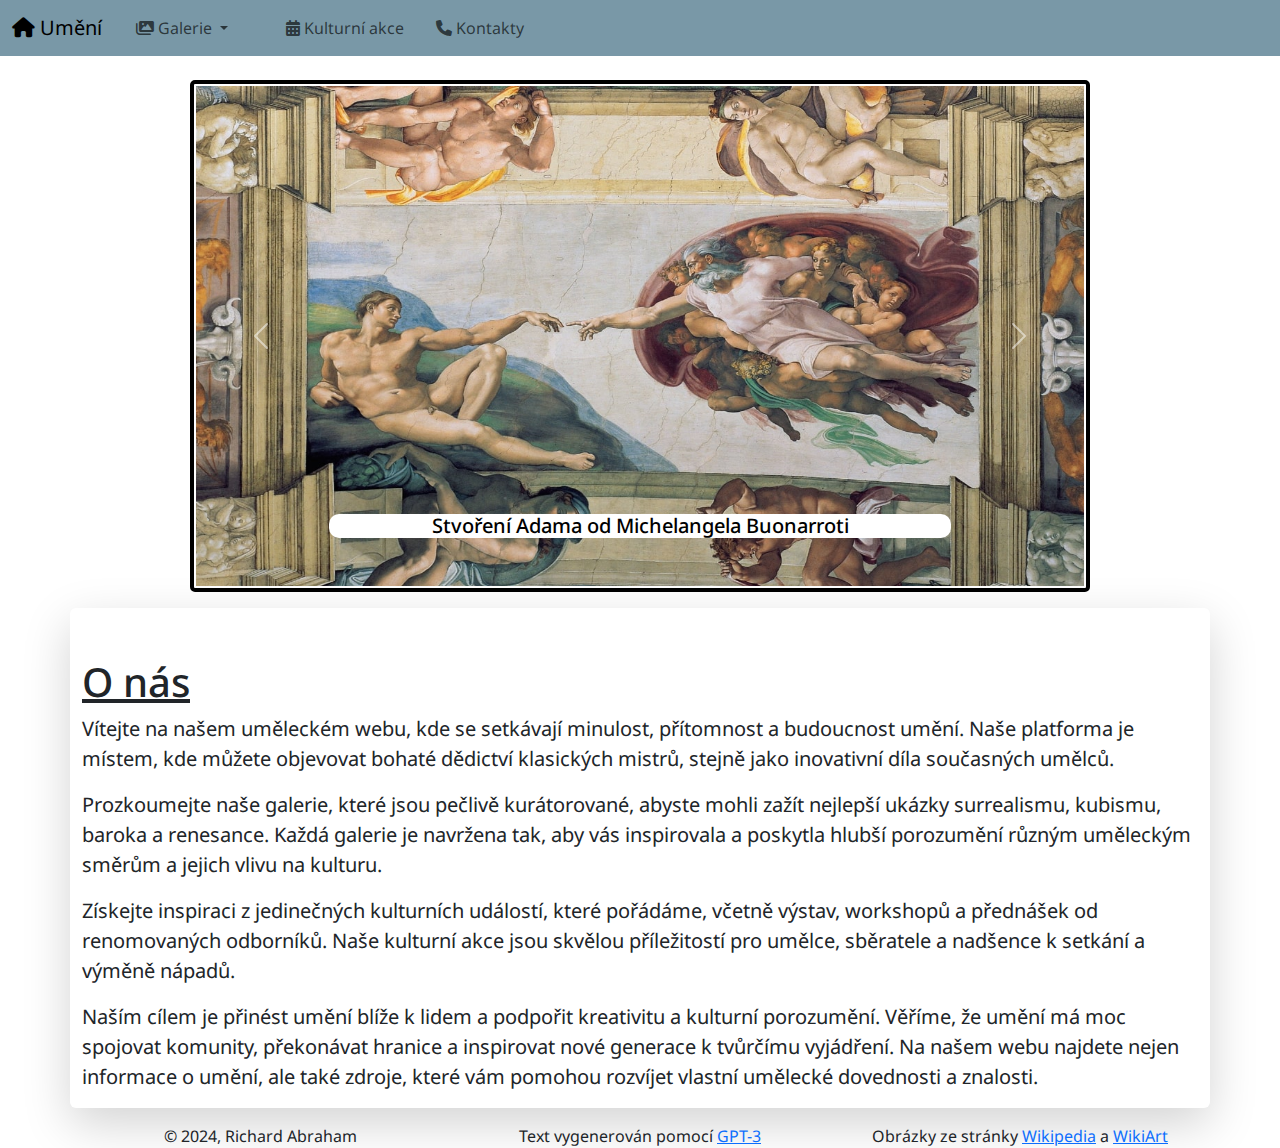
<file: index.html>
<!DOCTYPE html>
<html lang="cs">

<head>
    <meta charset="UTF-8">
    <meta name="viewport" content="width=device-width, initial-scale=1.0">
    <link rel="stylesheet" href="./style/style.css">
    <link rel="stylesheet" href="./style/normalize.css">
    <link href="https://cdn.jsdelivr.net/npm/bootstrap@5.3.3/dist/css/bootstrap.min.css" rel="stylesheet"
        integrity="sha384-QWTKZyjpPEjISv5WaRU9OFeRpok6YctnYmDr5pNlyT2bRjXh0JMhjY6hW+ALEwIH" crossorigin="anonymous">
    <link rel="preconnect" href="https://fonts.googleapis.com">
    <link rel="preconnect" href="https://fonts.gstatic.com" crossorigin>
    <link href="https://fonts.googleapis.com/css2?family=Noto+Sans:ital@0;1&display=swap" rel="stylesheet">
    <link rel="stylesheet" href="https://cdnjs.cloudflare.com/ajax/libs/font-awesome/6.0.0-beta3/css/all.min.css">
    <title>Umění</title>

</head>

<body>
    <nav class="navbar navbar-expand-lg">
        <div class="container-fluid">
            <a class="navbar-brand" href="./index.html">
                <i class="fas fa-home"></i> Umění</a>
            <button class="navbar-toggler" type="button" data-bs-toggle="collapse" data-bs-target="#navbarNavAltMarkup"
                aria-controls="navbarNavAltMarkup" aria-expanded="false" aria-label="Toggle navigation">
                <span class="navbar-toggler-icon"></span>
            </button>
            <div class="collapse navbar-collapse" id="navbarNavAltMarkup">
                <ul class="navbar-nav">
                    <li class="nav-item dropdown">
                        <a class="nav-link dropdown-toggle" href="#" role="button" data-bs-toggle="dropdown"
                            aria-expanded="false"><i class="fas fa-images"></i>
                            Galerie
                        </a>
                        <ul class="dropdown-menu">
                            <li><a class="dropdown-item" href="./surrealismus.html">Surrealismus</a></li>
                            <li><a class="dropdown-item" href="./kubismus.html">Kubismus</a></li>
                            <li><a class="dropdown-item" href="./baroko.html">Baroko</a></li>
                            <li><a class="dropdown-item" href="./renesance.html">Renesance</a></li>
                        </ul>
                    </li>
                    <li class="nav-item">
                        <a class="nav-link" href="./kultura.html">
                            <i class="fa-solid fa-calendar-days"></i> Kulturní akce</a>
                    </li>
                    <li class="nav-item">
                        <a class="nav-link" href="./kontakty.html">
                            <i class="fas fa-phone"></i> Kontakty
                        </a>
                    </li>
                </ul>
            </div>
        </div>
    </nav>

    <header>
        <div class="container">
            <div class="row justify-content-center mt-4">
                <div id="carousel" class="carousel slide" data-bs-ride="carousel">
                    <div class="carousel-inner">
                        <div class="carousel-item active" data-bs-interval="10000">
                            <img src="./img/adam-buonarroti.jpg" class="d-block w-100"
                                alt="Stvoření Adama od Michelangela Buonarroti">
                            <div class="carousel-caption">
                                <h5 class="carousel-text">Stvoření Adama od Michelangela Buonarroti</h5>
                            </div>
                        </div>
                        <div class="carousel-item" data-bs-interval="10000">
                            <img src="./img/venuse-botticelli.jpg" class="d-block w-100"
                                alt="Zrození Venuše od Sandra Botticelli">
                            <div class="carousel-caption">
                                <h5 class="carousel-text">Zrození Venuše od Sandra Botticelli</h5>
                            </div>
                        </div>
                        <div class="carousel-item" data-bs-interval="10000">
                            <img src="./img/kriz-rubens.jpg" class="d-block w-100"
                                alt="Vztyčení kříže od Petera Paula Rubense">
                            <div class="carousel-caption">
                                <h5 class="carousel-text">Vztyčení kříže od Petera Paula Rubense</h5>
                            </div>
                        </div>
                    </div>
                    <button class="carousel-control-prev" type="button" data-bs-target="#carousel" data-bs-slide="prev">
                        <span class="carousel-control-prev-icon" aria-hidden="true"></span>
                        <span class="visually-hidden">Předchozí</span>
                    </button>
                    <button class="carousel-control-next" type="button" data-bs-target="#carousel" data-bs-slide="next">
                        <span class="carousel-control-next-icon" aria-hidden="true"></span>
                        <span class="visually-hidden">Další</span>
                    </button>
                </div>
            </div>
        </div>
    </header>

    <main>
        <div class="container bg-white shadow-lg my-3 rounded">
            <div class="row">
                <h1 class="text-start text-decoration-underline">O nás</h1>
                <p class="fs-5">Vítejte na našem uměleckém webu, kde se setkávají minulost, přítomnost a budoucnost
                    umění. Naše platforma je místem, kde můžete objevovat bohaté dědictví klasických mistrů, stejně jako
                    inovativní díla současných umělců.</p>

                    <p class="fs-5">Prozkoumejte naše galerie, které jsou pečlivě kurátorované, abyste mohli zažít nejlepší ukázky
                    surrealismu, kubismu, baroka a renesance. Každá galerie je navržena tak, aby vás inspirovala a
                    poskytla hlubší porozumění různým uměleckým směrům a jejich vlivu na kulturu.</p>

                    <p class="fs-5">Získejte inspiraci z jedinečných kulturních událostí, které pořádáme, včetně výstav, workshopů a
                    přednášek od renomovaných odborníků. Naše kulturní akce jsou skvělou příležitostí pro umělce,
                    sběratele a nadšence k setkání a výměně nápadů.</p>

                    <p class="fs-5">Naším cílem je přinést umění blíže k lidem a podpořit kreativitu a kulturní porozumění. Věříme, že
                    umění má moc spojovat komunity, překonávat hranice a inspirovat nové generace k tvůrčímu vyjádření.
                    Na našem webu najdete nejen informace o umění, ale také zdroje, které vám pomohou rozvíjet vlastní
                    umělecké dovednosti a znalosti.</p>
            </div>
        </div>
    </main>

    <footer>
        <div class="container">
            <div class="row">
                <div class="col-4 text-center">© 2024, Richard Abraham</div>
                <div class="col-4 text-center">Text vygenerován pomocí <a href="https://platform.openai.com/playground">GPT-3</a></div>
                <div class="col-4 text-center">Obrázky ze stránky <a href="https://cs.wikipedia.org/wiki/">Wikipedia</a> a <a href="https://www.wikiart.org/">WikiArt</a></div>
            </div>
        </div>
    </footer>


    <script src="https://cdn.jsdelivr.net/npm/bootstrap@5.3.3/dist/js/bootstrap.bundle.min.js"
        integrity="sha384-YvpcrYf0tY3lHB60NNkmXc5s9fDVZLESaAA55NDzOxhy9GkcIdslK1eN7N6jIeHz"
        crossorigin="anonymous"></script>
</body>

</html>
</file>
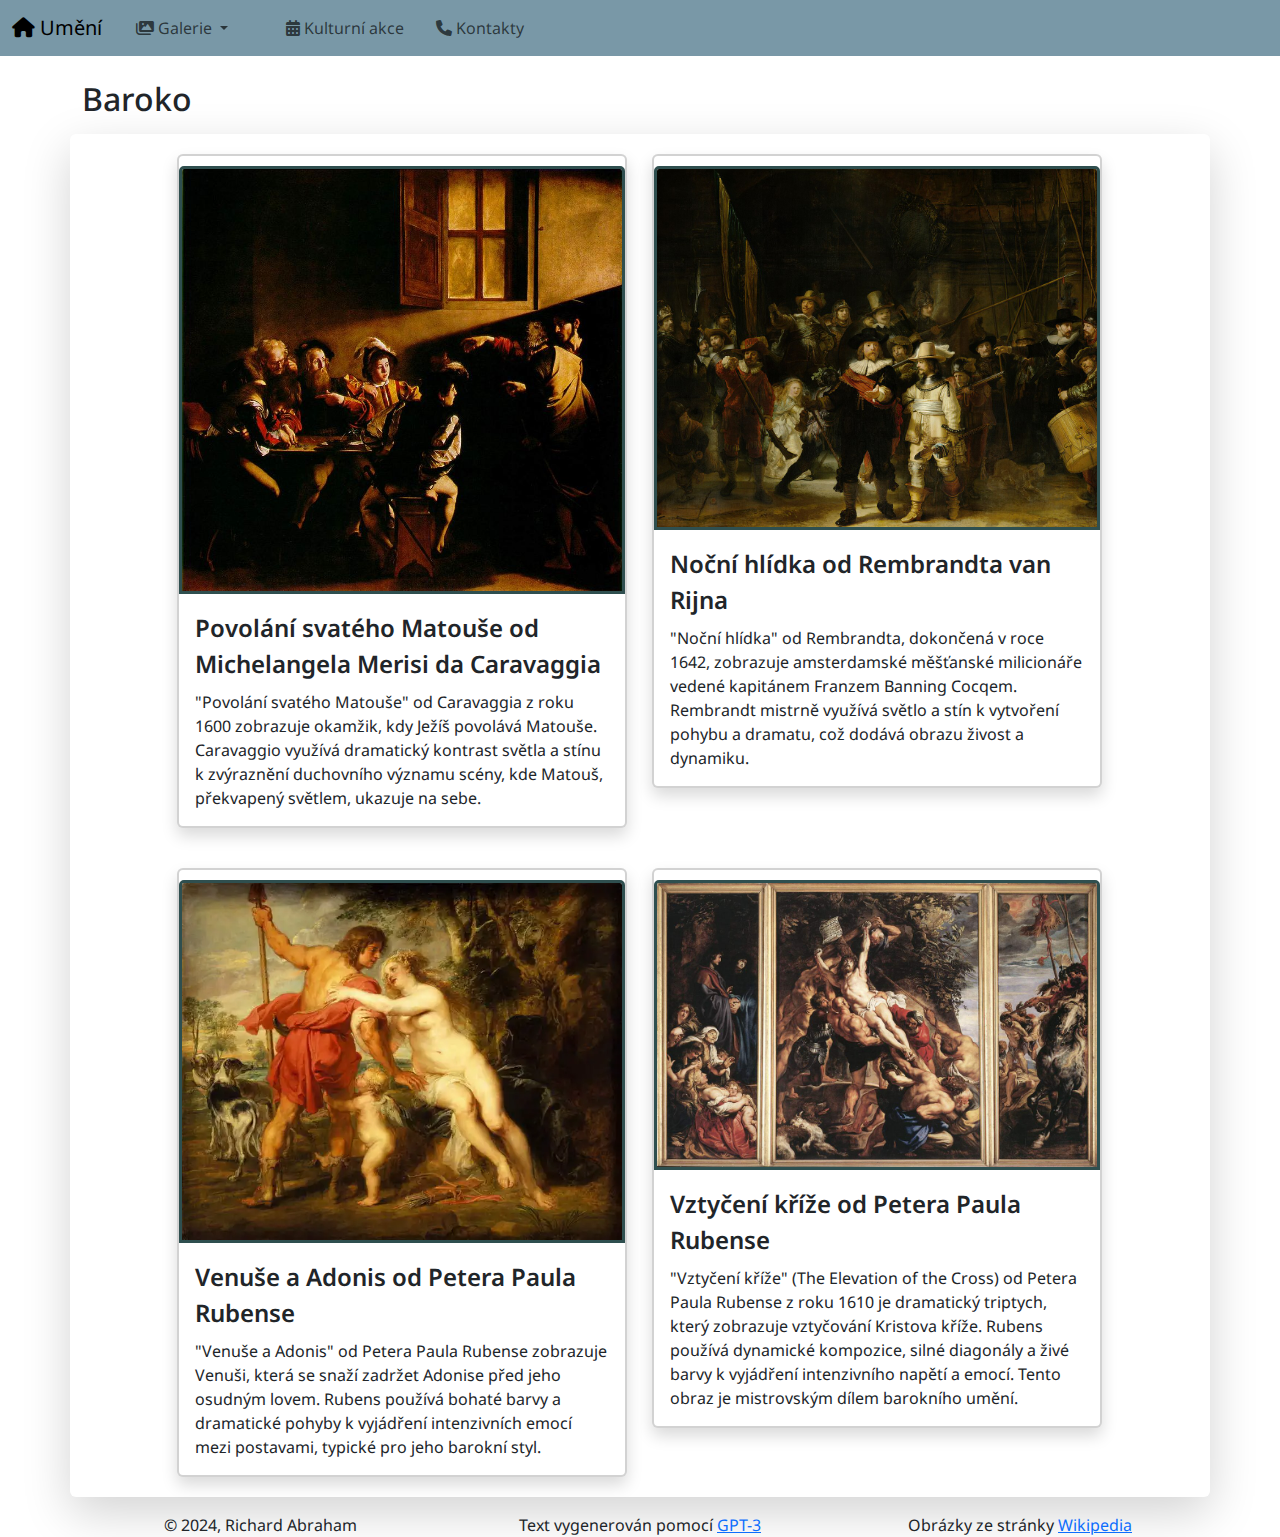
<file: baroko.html>
<!DOCTYPE html>
<html lang="cs">

<head>
    <meta charset="UTF-8">
    <meta name="viewport" content="width=device-width, initial-scale=1.0">
    <link rel="stylesheet" href="./style/style.css">
    <link rel="stylesheet" href="./style/normalize.css">
    <link href="https://cdn.jsdelivr.net/npm/bootstrap@5.3.3/dist/css/bootstrap.min.css" rel="stylesheet"
        integrity="sha384-QWTKZyjpPEjISv5WaRU9OFeRpok6YctnYmDr5pNlyT2bRjXh0JMhjY6hW+ALEwIH" crossorigin="anonymous">
    <link rel="preconnect" href="https://fonts.googleapis.com">
    <link rel="preconnect" href="https://fonts.gstatic.com" crossorigin>
    <link href="https://fonts.googleapis.com/css2?family=Noto+Sans:ital@0;1&display=swap" rel="stylesheet">
    <link rel="stylesheet" href="https://cdnjs.cloudflare.com/ajax/libs/font-awesome/6.0.0-beta3/css/all.min.css">
    <title>Baroko</title>

</head>

<body>
    <nav class="navbar navbar-expand-lg">
        <div class="container-fluid">
            <a class="navbar-brand" href="./index.html">
                <i class="fas fa-home"></i> Umění</a>
            <button class="navbar-toggler" type="button" data-bs-toggle="collapse" data-bs-target="#navbarNavAltMarkup"
                aria-controls="navbarNavAltMarkup" aria-expanded="false" aria-label="Toggle navigation">
                <span class="navbar-toggler-icon"></span>
            </button>
            <div class="collapse navbar-collapse" id="navbarNavAltMarkup">
                <ul class="navbar-nav">
                    <li class="nav-item dropdown">
                        <a class="nav-link dropdown-toggle" href="#" role="button" data-bs-toggle="dropdown"
                            aria-expanded="false"><i class="fas fa-images"></i>
                            Galerie
                        </a>
                        <ul class="dropdown-menu">
                            <li><a class="dropdown-item" href="./surrealismus.html">Surrealismus</a></li>
                            <li><a class="dropdown-item" href="./kubismus.html">Kubismus</a></li>
                            <li><a class="dropdown-item" href="./baroko.html">Baroko</a></li>
                            <li><a class="dropdown-item" href="./renesance.html">Renesance</a></li>
                        </ul>
                    </li>
                    <li class="nav-item">
                        <a class="nav-link" href="./kultura.html">
                            <i class="fa-solid fa-calendar-days"></i> Kulturní akce</a>
                    </li>
                    <li class="nav-item">
                        <a class="nav-link" href="./kontakty.html">
                            <i class="fas fa-phone"></i> Kontakty
                        </a>
                    </li>
                </ul>
            </div>
        </div>
    </nav>

    <header>
        <div class="container">
            <h1 class="fs-2 mt-4">Baroko</h1>
        </div>
    </header>

    <main>
        <div class="container container-width bg-white shadow-lg my-3 rounded">
            <div class="row justify-content-center">

                <div class="col-md-5">
                    <div class="card shadow border-2 border-secondary-emphasis">
                        <img class="card-img-top mx-auto" src="./img/matous-caravagio.jpg"
                            alt="Umělecké dílo Povolání svatého Matouše od Michelangela Merisi da Caravaggia">
                        <div class="card-body">
                            <div class="card-title fs-4 fw-semibold ">Povolání svatého Matouše od Michelangela Merisi da
                                Caravaggia</div>
                            <div class="card-text ">"Povolání svatého Matouše" od Caravaggia z roku 1600 zobrazuje
                                okamžik, kdy Ježíš povolává Matouše. Caravaggio využívá dramatický kontrast světla a
                                stínu k zvýraznění duchovního významu scény, kde Matouš, překvapený
                                světlem, ukazuje na sebe.
                            </div>
                        </div>
                    </div>
                </div>


                <div class="col-md-5">
                    <div class="card shadow border-2 border-secondary-emphasis">
                        <img class="card-img-top mx-auto" src="./img/hlidka-rembrandt.jpg"
                            alt="Noční hlídka od Rembrandta van Rijna">
                        <div class="card-body">
                            <div class="card-title fs-4 fw-semibold ">Noční hlídka od Rembrandta van Rijna</div>
                            <div class="card-text ">"Noční hlídka" od Rembrandta, dokončená v roce 1642, zobrazuje
                                amsterdamské měšťanské milicionáře vedené kapitánem Franzem Banning Cocqem. Rembrandt
                                mistrně využívá světlo a stín k vytvoření pohybu a dramatu, což dodává obrazu živost a
                                dynamiku.
                            </div>
                        </div>
                    </div>
                </div>

                <div class="col-md-5">
                    <div class="card shadow border-2 border-secondary-emphasis">
                        <img class="card-img-top mx-auto" src="./img/venuse-rubens.webp"
                            alt="Venuše a Adonis od Petera Paula Rubense">
                        <div class="card-body">
                            <div class="card-title fs-4 fw-semibold ">Venuše a Adonis od Petera Paula Rubense</div>
                            <div class="card-text ">"Venuše a Adonis" od Petera Paula Rubense zobrazuje Venuši, která se
                                snaží zadržet Adonise před jeho osudným lovem. Rubens používá bohaté barvy a dramatické
                                pohyby k vyjádření intenzivních emocí mezi postavami, typické pro jeho barokní styl.
                            </div>
                        </div>
                    </div>
                </div>


                <div class="col-md-5">
                    <div class="card shadow border-2 border-secondary-emphasis">
                        <img class="card-img-top mx-auto" src="./img/kriz-rubens.jpg"
                            alt="Vztyčení kříže od Petera Paula Rubense">
                        <div class="card-body">
                            <div class="card-title fs-4 fw-semibold ">Vztyčení kříže od Petera Paula Rubense</div>
                            <div class="card-text ">"Vztyčení kříže" (The Elevation of the Cross) od Petera Paula
                                Rubense z roku 1610 je dramatický triptych, který zobrazuje vztyčování Kristova kříže.
                                Rubens používá dynamické kompozice, silné diagonály a živé barvy k vyjádření
                                intenzivního napětí a emocí. Tento obraz je mistrovským dílem barokního umění.
                            </div>
                        </div>
                    </div>
                </div>


            </div>
            </div>
    </main>

    <footer>
        <div class="container">
            <div class="row">
                <div class="col-4 text-center">© 2024, Richard Abraham</div>
                <div class="col-4 text-center">Text vygenerován pomocí <a
                        href="https://platform.openai.com/playground">GPT-3</a></div>
                <div class="col-4 text-center">Obrázky ze stránky <a href="https://cs.wikipedia.org/wiki/">Wikipedia</a>
                </div>
            </div>
        </div>
    </footer>


    <script src="https://cdn.jsdelivr.net/npm/bootstrap@5.3.3/dist/js/bootstrap.bundle.min.js"
        integrity="sha384-YvpcrYf0tY3lHB60NNkmXc5s9fDVZLESaAA55NDzOxhy9GkcIdslK1eN7N6jIeHz"
        crossorigin="anonymous"></script>
</body>

</html>
</file>
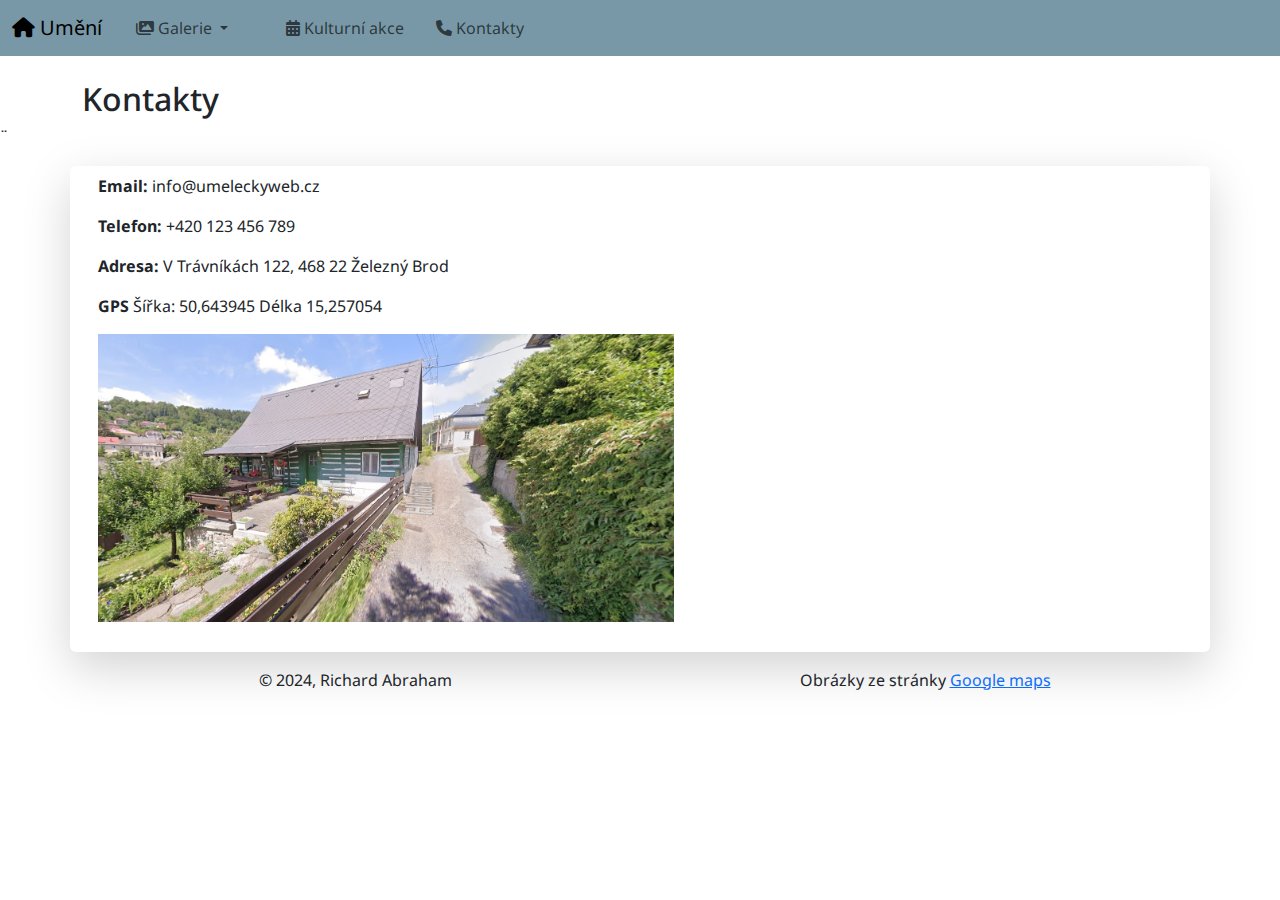
<file: kontakty.html>
<!DOCTYPE html>
<html lang="cs">

<head>
    <meta charset="UTF-8">
    <meta name="viewport" content="width=device-width, initial-scale=1.0">
    <link rel="stylesheet" href="./style/style.css">
    <link rel="stylesheet" href="./style/normalize.css">
    <link href="https://cdn.jsdelivr.net/npm/bootstrap@5.3.3/dist/css/bootstrap.min.css" rel="stylesheet"
        integrity="sha384-QWTKZyjpPEjISv5WaRU9OFeRpok6YctnYmDr5pNlyT2bRjXh0JMhjY6hW+ALEwIH" crossorigin="anonymous">
    <link rel="preconnect" href="https://fonts.googleapis.com">
    <link rel="preconnect" href="https://fonts.gstatic.com" crossorigin>
    <link href="https://fonts.googleapis.com/css2?family=Noto+Sans:ital@0;1&display=swap" rel="stylesheet">
    <link rel="stylesheet" href="https://cdnjs.cloudflare.com/ajax/libs/font-awesome/6.0.0-beta3/css/all.min.css">
    <title>Umění</title>

</head>

<body>
    <nav class="navbar navbar-expand-lg">
        <div class="container-fluid">
            <a class="navbar-brand" href="./index.html">
                <i class="fas fa-home"></i> Umění</a>
            <button class="navbar-toggler" type="button" data-bs-toggle="collapse" data-bs-target="#navbarNavAltMarkup"
                aria-controls="navbarNavAltMarkup" aria-expanded="false" aria-label="Toggle navigation">
                <span class="navbar-toggler-icon"></span>
            </button>
            <div class="collapse navbar-collapse" id="navbarNavAltMarkup">
                <ul class="navbar-nav">
                    <li class="nav-item dropdown">
                        <a class="nav-link dropdown-toggle" href="#" role="button" data-bs-toggle="dropdown"
                            aria-expanded="false"><i class="fas fa-images"></i>
                            Galerie
                        </a>
                        <ul class="dropdown-menu">
                            <li><a class="dropdown-item" href="./surrealismus.html">Surrealismus</a></li>
                            <li><a class="dropdown-item" href="./kubismus.html">Kubismus</a></li>
                            <li><a class="dropdown-item" href="./baroko.html">Baroko</a></li>
                            <li><a class="dropdown-item" href="./renesance.html">Renesance</a></li>
                        </ul>
                    </li>
                    <li class="nav-item">
                        <a class="nav-link" href="./kultura.html">
                            <i class="fa-solid fa-calendar-days"></i> Kulturní akce</a>
                    </li>
                    <li class="nav-item">
                        <a class="nav-link" href="./kontakty.html">
                            <i class="fas fa-phone"></i> Kontakty
                        </a>
                    </li>
                </ul>
            </div>
        </div>
    </nav>
    
    <header>
        <div class="container">
            <h1 class="fs-2 mt-4">Kontakty</h1>
        </div>
    </header>¨

    <main>
        <div class="container bg-white shadow-lg my-3 rounded">
            <div class="row ms-1 pt-2">
                <p><strong>Email: </strong>info@umeleckyweb.cz</p>
                <p><strong>Telefon: </strong>+420 123 456 789</p>
                <p><strong>Adresa: </strong>V Trávníkách 122, 468 22 Železný Brod</p>
                <p><strong>GPS </strong>Šířka: 50,643945 Délka 15,257054</p>
                <img src="./img/adresa-kontakty.jpg" alt="Fotografie sídla firmy" style="width: 600px; height: auto; margin-bottom: 30px;">
            </div>
        </div>
    </main>

    <footer>
        <div class="container">
            <div class="row justify-content-center">
                <div class="col-4 text-center">© 2024, Richard Abraham</div>
                <div class="col-4 text-center">Obrázky ze stránky <a href="https://www.google.cz/maps">Google maps</a></div>
            </div>
        </div>
    </footer>

    <script src="https://cdn.jsdelivr.net/npm/bootstrap@5.3.3/dist/js/bootstrap.bundle.min.js"
        integrity="sha384-YvpcrYf0tY3lHB60NNkmXc5s9fDVZLESaAA55NDzOxhy9GkcIdslK1eN7N6jIeHz"
        crossorigin="anonymous"></script>
</body>

</html>
</file>
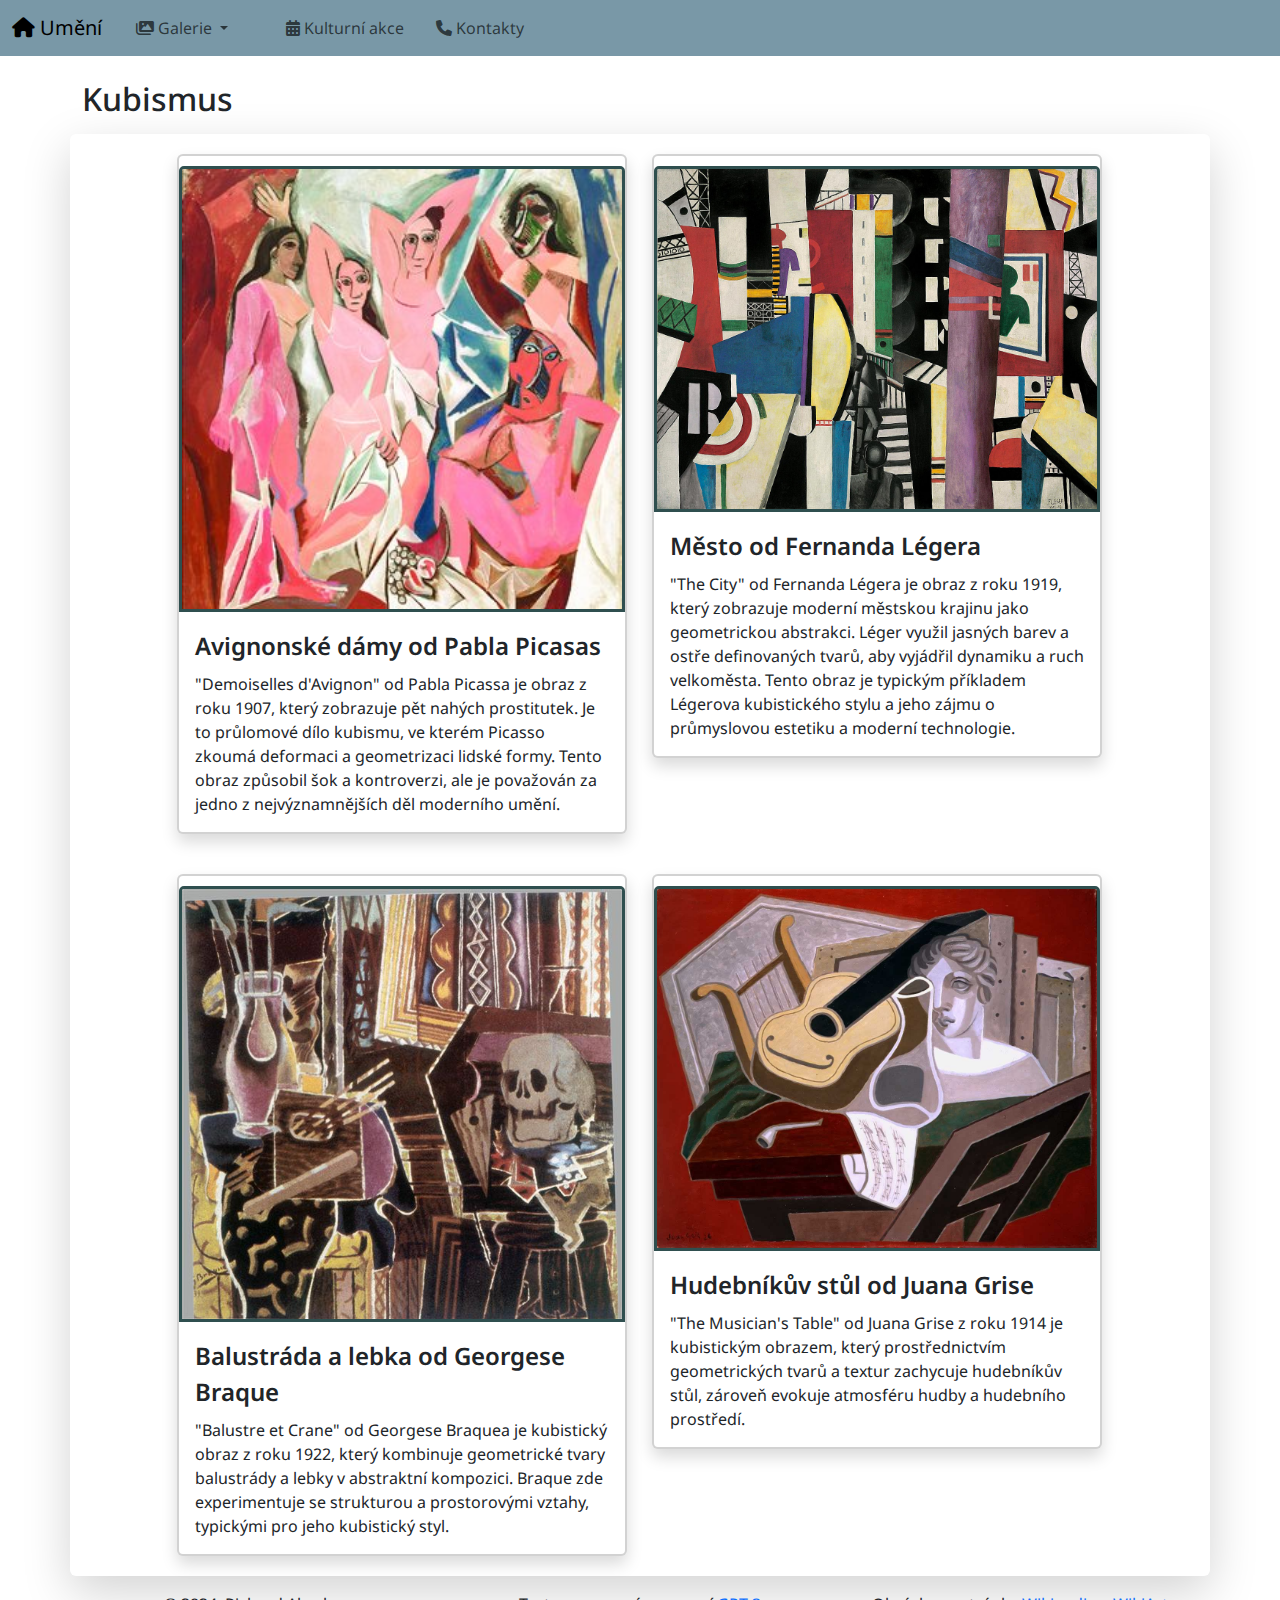
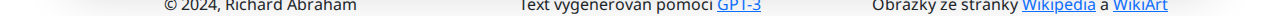
<file: kubismus.html>
<!DOCTYPE html>
<html lang="cs">

<head>
    <meta charset="UTF-8">
    <meta name="viewport" content="width=device-width, initial-scale=1.0">
    <link rel="stylesheet" href="./style/style.css">
    <link rel="stylesheet" href="./style/normalize.css">
    <link href="https://cdn.jsdelivr.net/npm/bootstrap@5.3.3/dist/css/bootstrap.min.css" rel="stylesheet"
        integrity="sha384-QWTKZyjpPEjISv5WaRU9OFeRpok6YctnYmDr5pNlyT2bRjXh0JMhjY6hW+ALEwIH" crossorigin="anonymous">
    <link rel="preconnect" href="https://fonts.googleapis.com">
    <link rel="preconnect" href="https://fonts.gstatic.com" crossorigin>
    <link href="https://fonts.googleapis.com/css2?family=Noto+Sans:ital@0;1&display=swap" rel="stylesheet">
    <link rel="stylesheet" href="https://cdnjs.cloudflare.com/ajax/libs/font-awesome/6.0.0-beta3/css/all.min.css">
    <title>Kubismus </title>

</head>

<body>
    <nav class="navbar navbar-expand-lg">
        <div class="container-fluid">
            <a class="navbar-brand" href="./index.html">
                <i class="fas fa-home"></i> Umění</a>
            <button class="navbar-toggler" type="button" data-bs-toggle="collapse" data-bs-target="#navbarNavAltMarkup"
                aria-controls="navbarNavAltMarkup" aria-expanded="false" aria-label="Toggle navigation">
                <span class="navbar-toggler-icon"></span>
            </button>
            <div class="collapse navbar-collapse" id="navbarNavAltMarkup">
                <ul class="navbar-nav">
                    <li class="nav-item dropdown">
                        <a class="nav-link dropdown-toggle" href="#" role="button" data-bs-toggle="dropdown"
                            aria-expanded="false"><i class="fas fa-images"></i>
                            Galerie
                        </a>
                        <ul class="dropdown-menu">
                            <li><a class="dropdown-item" href="./surrealismus.html">Surrealismus</a></li>
                            <li><a class="dropdown-item" href="./kubismus.html">Kubismus</a></li>
                            <li><a class="dropdown-item" href="./baroko.html">Baroko</a></li>
                            <li><a class="dropdown-item" href="./renesance.html">Renesance</a></li>
                        </ul>
                    </li>
                    <li class="nav-item">
                        <a class="nav-link" href="./kultura.html">
                            <i class="fa-solid fa-calendar-days"></i> Kulturní akce</a>
                    </li>
                    <li class="nav-item">
                        <a class="nav-link" href="./kontakty.html">
                            <i class="fas fa-phone"></i> Kontakty
                        </a>
                    </li>
                </ul>
            </div>
        </div>
    </nav>

    <header>
        <div class="container">
            <h1 class="fs-2 mt-4">Kubismus</h1>
        </div>
    </header>

    <main>
        <div class="container bg-white shadow-lg my-3 rounded">
            <div class="row justify-content-center">

                <div class="col-md-5">
                    <div class="card shadow border-2 border-secondary-emphasis">
                        <img class="card-img-top mx-auto" src="./img/avignon-pablo.jpg"
                            alt="Umělecké dílo Avignonské dámy od Pabla Picasa">
                        <div class="card-body">
                            <div class="card-title fs-4 fw-semibold ">Avignonské dámy od Pabla Picasas</div>
                            <div class="card-text ">"Demoiselles d'Avignon" od Pabla Picassa je obraz z roku 1907, který
                                zobrazuje pět nahých prostitutek. Je to průlomové dílo kubismu, ve kterém Picasso zkoumá
                                deformaci a geometrizaci lidské formy. Tento obraz způsobil šok a kontroverzi, ale
                                je
                                považován za jedno z nejvýznamnějších děl moderního umění.
                            </div>
                        </div>
                    </div>
                </div>


                <div class="col-md-5">
                    <div class="card shadow border-2 border-secondary-emphasis">
                        <img class="card-img-top mx-auto" src="./img/mesto-leger.jpg"
                            alt="Umělecké dílo Město od Fernanda Légera">
                        <div class="card-body">
                            <div class="card-title fs-4 fw-semibold ">Město od Fernanda Légera</div>
                            <div class="card-text ">"The City" od Fernanda Légera je obraz z roku 1919, který zobrazuje
                                moderní městskou krajinu jako geometrickou abstrakci. Léger využil jasných barev a ostře
                                definovaných tvarů, aby vyjádřil dynamiku a ruch velkoměsta. Tento obraz je typickým
                                příkladem Légerova kubistického stylu a jeho zájmu o průmyslovou estetiku a moderní
                                technologie.
                            </div>
                        </div>
                    </div>
                </div>

                <div class="col-md-5">
                    <div class="card shadow border-2 border-secondary-emphasis">
                        <img class="card-img-top mx-auto" src="./img/crane-george.jpg"
                            alt="Balustráda a lebka je obraz od Georgese Braque">
                        <div class="card-body">
                            <div class="card-title fs-4 fw-semibold ">Balustráda a lebka od Georgese Braque</div>
                            <div class="card-text ">"Balustre et Crane" od Georgese Braquea je kubistický obraz z roku
                                1922, který kombinuje geometrické tvary balustrády a lebky v abstraktní kompozici.
                                Braque zde experimentuje se strukturou a prostorovými vztahy, typickými pro jeho
                                kubistický styl.
                            </div>
                        </div>
                    </div>
                </div>


                <div class="col-md-5">
                    <div class="card shadow border-2 border-secondary-emphasis">
                        <img class="card-img-top mx-auto" src="./img/table-juan.jpg"
                            alt="Umělecké dílo Hudebníkův stůl od Juana Grise">
                        <div class="card-body">
                            <div class="card-title fs-4 fw-semibold ">Hudebníkův stůl od Juana Grise</div>
                            <div class="card-text ">"The Musician's Table" od Juana Grise z roku 1914 je kubistickým
                                obrazem, který prostřednictvím geometrických tvarů a textur zachycuje hudebníkův
                                stůl, zároveň evokuje atmosféru hudby a hudebního prostředí.
                            </div>
                        </div>
                    </div>
                </div>
            </div>


        </div>
    </main>

    <footer>
        <div class="container">
            <div class="row">
                <div class="col-4 text-center">© 2024, Richard Abraham</div>
                <div class="col-4 text-center">Text vygenerován pomocí <a href="https://platform.openai.com/playground">GPT-3</a></div>
                <div class="col-4 text-center">Obrázky ze stránky <a href="https://cs.wikipedia.org/wiki/">Wikipedia</a> a <a href="https://www.wikiart.org/">WikiArt</a></div>
            </div>
        </div>
    </footer>


    <script src="https://cdn.jsdelivr.net/npm/bootstrap@5.3.3/dist/js/bootstrap.bundle.min.js"
        integrity="sha384-YvpcrYf0tY3lHB60NNkmXc5s9fDVZLESaAA55NDzOxhy9GkcIdslK1eN7N6jIeHz"
        crossorigin="anonymous"></script>
</body>

</html>
</file>
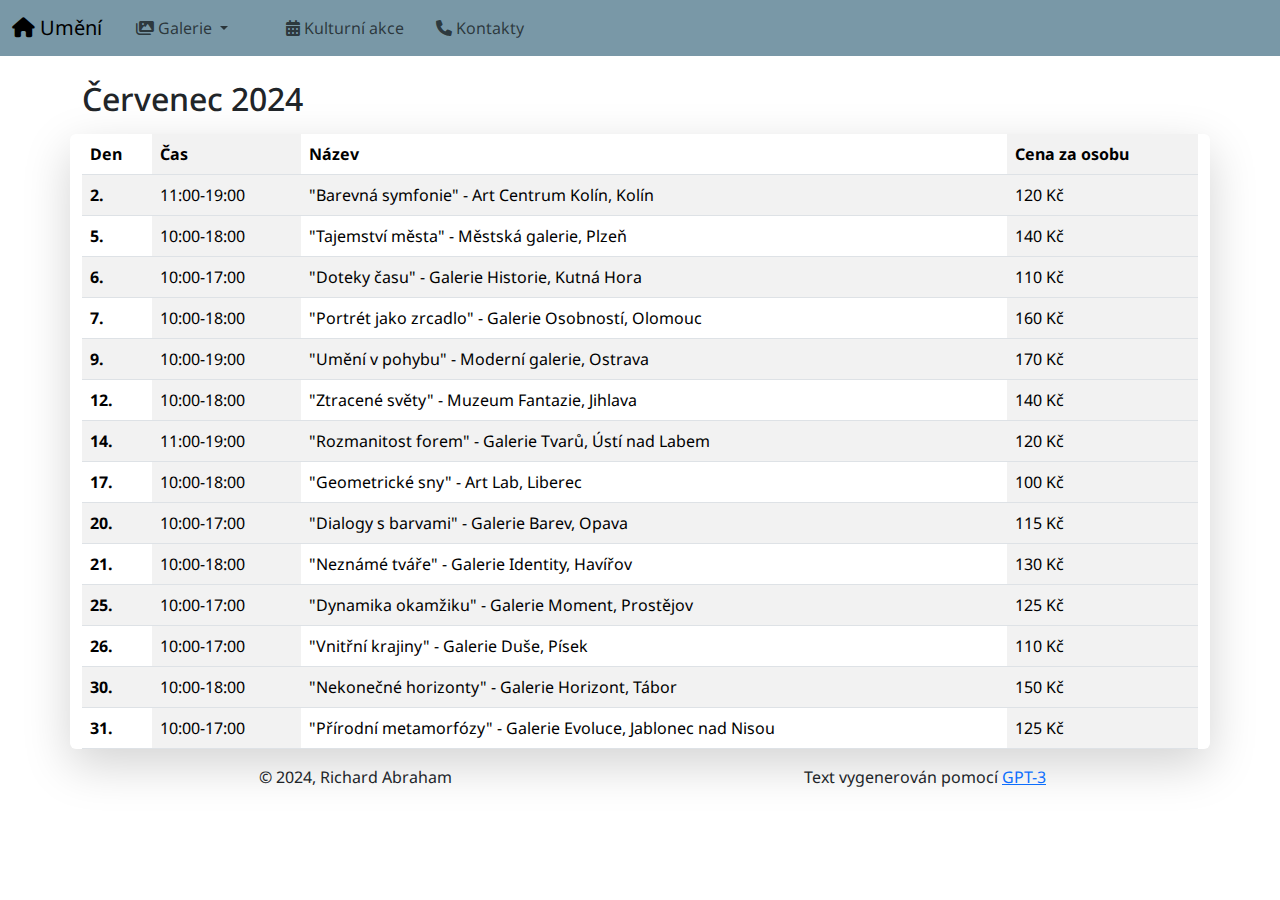
<file: kultura.html>
<!DOCTYPE html>
<html lang="cs">

<head>
    <meta charset="UTF-8">
    <meta name="viewport" content="width=device-width, initial-scale=1.0">
    <link rel="stylesheet" href="./style/style.css">
    <link rel="stylesheet" href="./style/normalize.css">
    <link href="https://cdn.jsdelivr.net/npm/bootstrap@5.3.3/dist/css/bootstrap.min.css" rel="stylesheet"
        integrity="sha384-QWTKZyjpPEjISv5WaRU9OFeRpok6YctnYmDr5pNlyT2bRjXh0JMhjY6hW+ALEwIH" crossorigin="anonymous">
    <link rel="preconnect" href="https://fonts.googleapis.com">
    <link rel="preconnect" href="https://fonts.gstatic.com" crossorigin>
    <link href="https://fonts.googleapis.com/css2?family=Noto+Sans:ital@0;1&display=swap" rel="stylesheet">
    <link rel="stylesheet" href="https://cdnjs.cloudflare.com/ajax/libs/font-awesome/6.0.0-beta3/css/all.min.css">
    <title>Kulturní akce</title>

</head>

<body>
    <nav class="navbar navbar-expand-lg">
        <div class="container-fluid">
            <a class="navbar-brand" href="./index.html">
                <i class="fas fa-home"></i> Umění</a>
            <button class="navbar-toggler" type="button" data-bs-toggle="collapse" data-bs-target="#navbarNavAltMarkup"
                aria-controls="navbarNavAltMarkup" aria-expanded="false" aria-label="Toggle navigation">
                <span class="navbar-toggler-icon"></span>
            </button>
            <div class="collapse navbar-collapse" id="navbarNavAltMarkup">
                <ul class="navbar-nav">
                    <li class="nav-item dropdown">
                        <a class="nav-link dropdown-toggle" href="#" role="button" data-bs-toggle="dropdown"
                            aria-expanded="false"><i class="fas fa-images"></i>
                            Galerie
                        </a>
                        <ul class="dropdown-menu">
                            <li><a class="dropdown-item" href="./surrealismus.html">Surrealismus</a></li>
                            <li><a class="dropdown-item" href="./kubismus.html">Kubismus</a></li>
                            <li><a class="dropdown-item" href="./baroko.html">Baroko</a></li>
                            <li><a class="dropdown-item" href="./renesance.html">Renesance</a></li>
                        </ul>
                    </li>
                    <li class="nav-item">
                        <a class="nav-link" href="./kultura.html">
                            <i class="fa-solid fa-calendar-days"></i> Kulturní akce</a>
                    </li>
                    <li class="nav-item">
                        <a class="nav-link" href="./kontakty.html">
                            <i class="fas fa-phone"></i> Kontakty
                        </a>
                    </li>
                </ul>
            </div>
        </div>
    </nav>

    <header>
        <div class="container">
            <h1 class="fs-2 mt-4">Červenec 2024</h1>
        </div>
    </header>

    <main>
        <div class="container bg-white shadow-lg my-3 rounded">
            <table class="table table-striped table-striped-columns">
                <thead>
                    <tr>
                        <th>Den</th>
                        <th>Čas</th>
                        <th>Název</th>
                        <th>Cena za osobu</th>
                    </tr>
                </thead>
                <tbody>
                    <tr>
                        <th scope="row">2.</th>
                        <td>11:00-19:00</td>
                        <td>"Barevná symfonie" - Art Centrum Kolín, Kolín</td>
                        <td>120 Kč</td>
                    </tr>
                    <tr>
                        <th scope="row">5.</th>
                        <td>10:00-18:00</td>
                        <td>"Tajemství města" - Městská galerie, Plzeň</td>
                        <td>140 Kč</td>
                    </tr>
                    <tr>
                        <th scope="row">6.</th>
                        <td>10:00-17:00</td>
                        <td>"Doteky času" - Galerie Historie, Kutná Hora</td>
                        <td>110 Kč</td>
                    </tr>
                    <tr>
                        <th scope="row">7.</th>
                        <td>10:00-18:00</td>
                        <td>"Portrét jako zrcadlo" - Galerie Osobností, Olomouc</td>
                        <td>160 Kč</td>
                    </tr>
                    <tr>
                        <th scope="row">9.</th>
                        <td>10:00-19:00</td>
                        <td>"Umění v pohybu" - Moderní galerie, Ostrava</td>
                        <td>170 Kč</td>
                    </tr>
                    <tr>
                        <th scope="row">12.</th>
                        <td>10:00-18:00</td>
                        <td>"Ztracené světy" - Muzeum Fantazie, Jihlava</td>
                        <td>140 Kč</td>
                    </tr>
                    <tr>
                        <th scope="row">14.</th>
                        <td>11:00-19:00</td>
                        <td>"Rozmanitost forem" - Galerie Tvarů, Ústí nad Labem</td>
                        <td>120 Kč</td>
                    </tr>
                    <tr>
                        <th scope="row">17.</th>
                        <td>10:00-18:00</td>
                        <td>"Geometrické sny" - Art Lab, Liberec</td>
                        <td>100 Kč</td>
                    </tr>
                    <tr>
                        <th scope="row">20.</th>
                        <td>10:00-17:00</td>
                        <td>"Dialogy s barvami" - Galerie Barev, Opava</td>
                        <td>115 Kč</td>
                    </tr>
                    <tr>
                        <th scope="row">21.</th>
                        <td>10:00-18:00</td>
                        <td>"Neznámé tváře" - Galerie Identity, Havířov</td>
                        <td>130 Kč</td>
                    </tr>
                    <tr>
                        <th scope="row">25.</th>
                        <td>10:00-17:00</td>
                        <td>"Dynamika okamžiku" - Galerie Moment, Prostějov</td>
                        <td>125 Kč</td>
                    </tr>
                    <tr>
                        <th scope="row">26.</th>
                        <td>10:00-17:00</td>
                        <td>"Vnitřní krajiny" - Galerie Duše, Písek</td>
                        <td>110 Kč</td>
                    </tr>
                    <tr>
                        <th scope="row">30.</th>
                        <td>10:00-18:00</td>
                        <td>"Nekonečné horizonty" - Galerie Horizont, Tábor</td>
                        <td>150 Kč</td>
                    </tr>
                    <tr>
                        <th scope="row">31.</th>
                        <td>10:00-17:00</td>
                        <td>"Přírodní metamorfózy" - Galerie Evoluce, Jablonec nad Nisou</td>
                        <td>125 Kč</td>
                    </tr>
                </tbody>
            </table>
        </div>
    </main>

    <footer>
        <div class="container">
            <div class="row justify-content-center">
                <div class="col-6 text-center">© 2024, Richard Abraham</div>
                <div class="col-6 text-center">Text vygenerován pomocí <a href="https://platform.openai.com/playground">GPT-3</a></div>
            </div>
        </div>
    </footer>

    <script src="https://cdn.jsdelivr.net/npm/bootstrap@5.3.3/dist/js/bootstrap.bundle.min.js"
        integrity="sha384-YvpcrYf0tY3lHB60NNkmXc5s9fDVZLESaAA55NDzOxhy9GkcIdslK1eN7N6jIeHz"
        crossorigin="anonymous"></script>
</body>

</html>
</file>
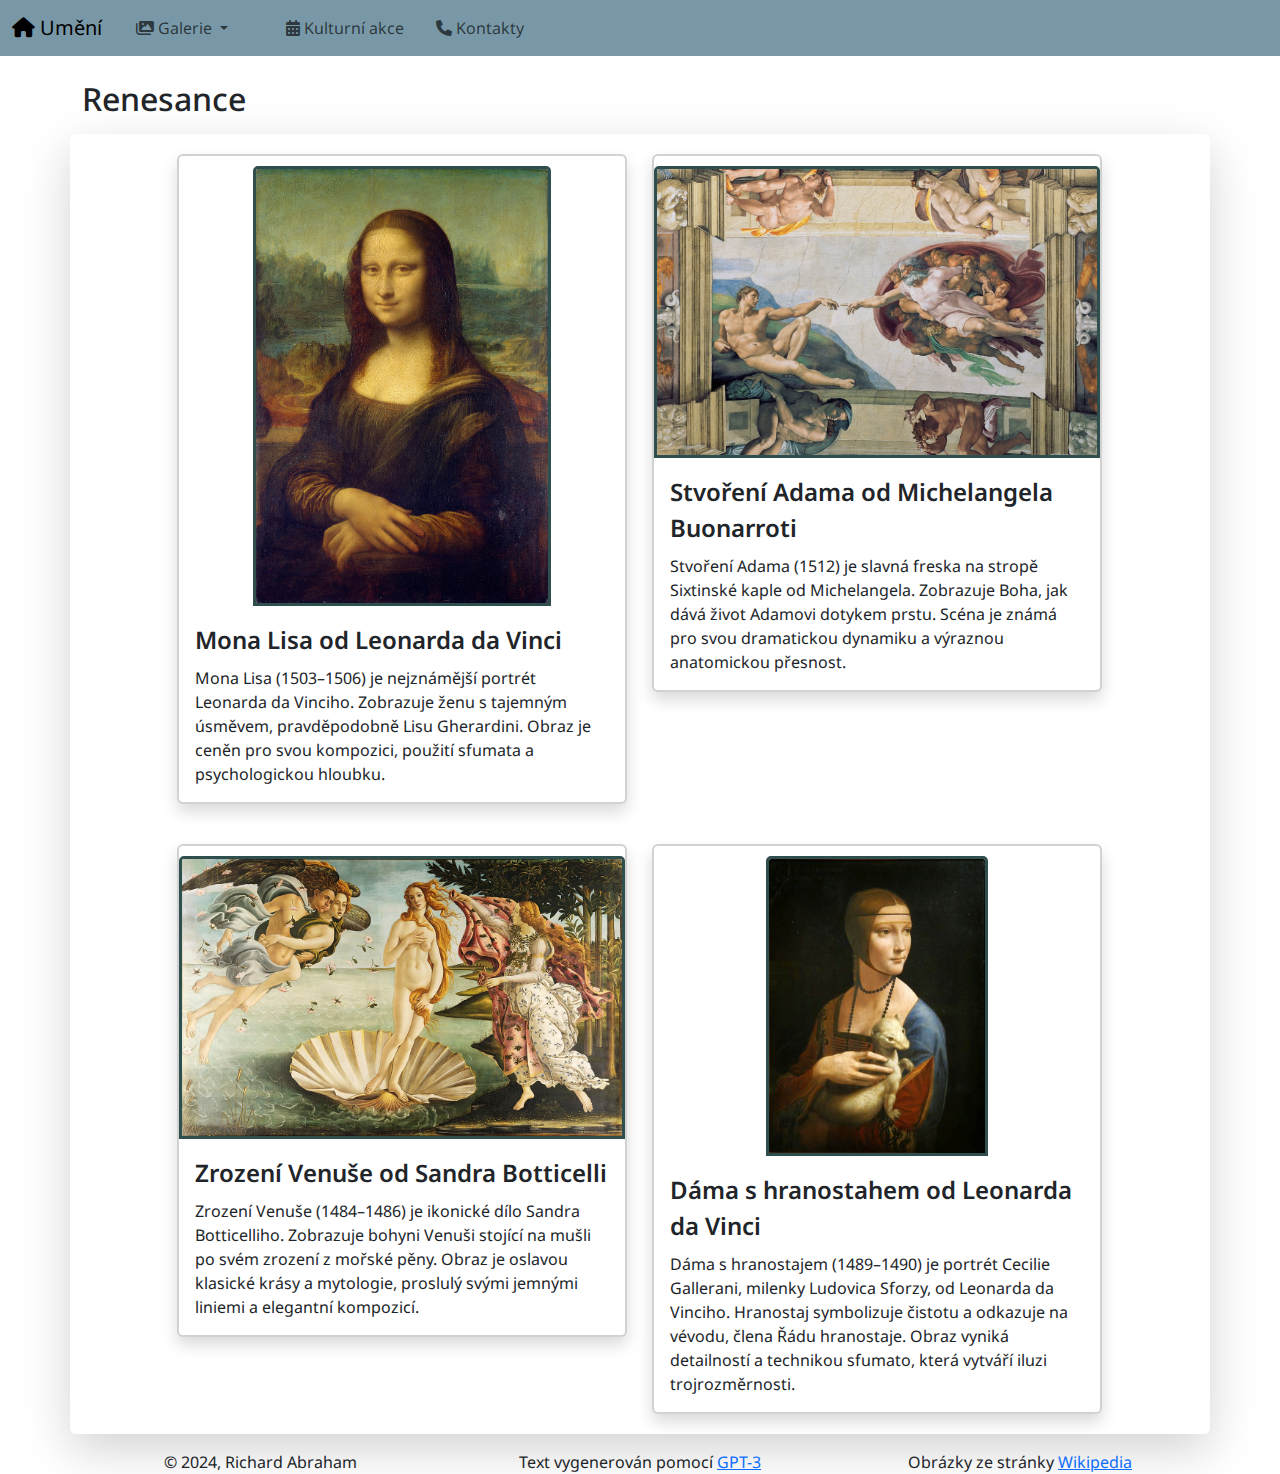
<file: renesance.html>
<!DOCTYPE html>
<html lang="cs">

<head>
    <meta charset="UTF-8">
    <meta name="viewport" content="width=device-width, initial-scale=1.0">
    <link rel="stylesheet" href="./style/style.css">
    <link rel="stylesheet" href="./style/normalize.css">
    <link href="https://cdn.jsdelivr.net/npm/bootstrap@5.3.3/dist/css/bootstrap.min.css" rel="stylesheet"
        integrity="sha384-QWTKZyjpPEjISv5WaRU9OFeRpok6YctnYmDr5pNlyT2bRjXh0JMhjY6hW+ALEwIH" crossorigin="anonymous">
    <link rel="preconnect" href="https://fonts.googleapis.com">
    <link rel="preconnect" href="https://fonts.gstatic.com" crossorigin>
    <link href="https://fonts.googleapis.com/css2?family=Noto+Sans:ital@0;1&display=swap" rel="stylesheet">
    <link rel="stylesheet" href="https://cdnjs.cloudflare.com/ajax/libs/font-awesome/6.0.0-beta3/css/all.min.css">
    <title>Renesance</title>

</head>

<body>
    <nav class="navbar navbar-expand-lg">
        <div class="container-fluid">
            <a class="navbar-brand" href="./index.html">
                <i class="fas fa-home"></i> Umění</a>
            <button class="navbar-toggler" type="button" data-bs-toggle="collapse" data-bs-target="#navbarNavAltMarkup"
                aria-controls="navbarNavAltMarkup" aria-expanded="false" aria-label="Toggle navigation">
                <span class="navbar-toggler-icon"></span>
            </button>
            <div class="collapse navbar-collapse" id="navbarNavAltMarkup">
                <ul class="navbar-nav">
                    <li class="nav-item dropdown">
                        <a class="nav-link dropdown-toggle" href="#" role="button" data-bs-toggle="dropdown"
                            aria-expanded="false"><i class="fas fa-images"></i>
                            Galerie
                        </a>
                        <ul class="dropdown-menu">
                            <li><a class="dropdown-item" href="./surrealismus.html">Surrealismus</a></li>
                            <li><a class="dropdown-item" href="./kubismus.html">Kubismus</a></li>
                            <li><a class="dropdown-item" href="./baroko.html">Baroko</a></li>
                            <li><a class="dropdown-item" href="./renesance.html">Renesance</a></li>
                        </ul>
                    </li>
                    <li class="nav-item">
                        <a class="nav-link" href="./kultura.html">
                            <i class="fa-solid fa-calendar-days"></i> Kulturní akce</a>
                    </li>
                    <li class="nav-item">
                        <a class="nav-link" href="./kontakty.html">
                            <i class="fas fa-phone"></i> Kontakty
                        </a>
                    </li>
                </ul>
            </div>
        </div>
    </nav>

    <header>
        <div class="container">
            <h1 class="fs-2 mt-4">Renesance</h1>
        </div>
    </header>

    <main>
        <div class="container bg-white shadow-lg my-3 rounded">
            <div class="row justify-content-center">

                <div class="col-md-5">
                    <div class="card shadow border-2 border-secondary-emphasis">
                        <img class="card-img-top mx-auto" src="./img/lisa-davinci.jpg"
                            alt="Umělecké dílo Mona Lisa od Leonarda da Vinci" style="height: 440px; width: auto;">
                        <div class="card-body">
                            <div class="card-title fs-4 fw-semibold ">Mona Lisa od Leonarda da Vinci</div>
                            <div class="card-text ">Mona Lisa (1503–1506) je nejznámější portrét Leonarda da Vinciho.
                                Zobrazuje ženu s tajemným úsměvem, pravděpodobně Lisu Gherardini. Obraz je ceněn pro
                                svou kompozici, použití sfumata a psychologickou hloubku.
                            </div>
                        </div>
                    </div>
                </div>


                <div class="col-md-5">
                    <div class="card shadow border-2 border-secondary-emphasis">
                        <img class="card-img-top mx-auto" src="./img/adam-buonarroti.jpg"
                            alt="Stvoření Adama od Michelangela Buonarroti">
                        <div class="card-body">
                            <div class="card-title fs-4 fw-semibold ">Stvoření Adama od Michelangela Buonarroti</div>
                            <div class="card-text ">Stvoření Adama (1512) je slavná freska na stropě Sixtinské kaple od
                                Michelangela. Zobrazuje Boha, jak dává život Adamovi dotykem prstu. Scéna je známá pro
                                svou dramatickou dynamiku a výraznou anatomickou přesnost.
                            </div>
                        </div>
                    </div>
                </div>

                <div class="col-md-5">
                    <div class="card shadow border-2 border-secondary-emphasis">
                        <img class="card-img-top mx-auto" src="./img/venuse-botticelli.jpg"
                            alt="Zrození Venuše od Sandra Botticelli">
                        <div class="card-body">
                            <div class="card-title fs-4 fw-semibold ">Zrození Venuše od Sandra Botticelli</div>
                            <div class="card-text ">Zrození Venuše (1484–1486) je ikonické dílo Sandra Botticelliho.
                                Zobrazuje bohyni Venuši stojící na mušli po svém zrození z mořské pěny. Obraz je oslavou
                                klasické krásy a mytologie, proslulý svými jemnými liniemi a elegantní kompozicí.
                            </div>
                        </div>
                    </div>
                </div>


                <div class="col-md-5">
                    <div class="card shadow border-2 border-secondary-emphasis">
                        <img class="card-img-top mx-auto" src="./img/hranostaj-davinci.jpg"
                            style="height: 300px; width: auto;" alt="Dáma s hranostahem od Leonarda da Vinci">
                        <div class="card-body">
                            <div class="card-title fs-4 fw-semibold ">Dáma s hranostahem od Leonarda da Vinci</div>
                            <div class="card-text ">Dáma s hranostajem (1489–1490) je portrét Cecilie Gallerani, milenky
                                Ludovica Sforzy, od Leonarda da Vinciho. Hranostaj symbolizuje čistotu a odkazuje na
                                vévodu, člena Řádu hranostaje. Obraz vyniká detailností a technikou sfumato, která
                                vytváří iluzi trojrozměrnosti.
                            </div>
                        </div>
                    </div>
                </div>


            </div>
        </div>
    </main>

    <footer>
        <div class="container">
            <div class="row">
                <div class="col-4 text-center">© 2024, Richard Abraham</div>
                <div class="col-4 text-center">Text vygenerován pomocí <a
                        href="https://platform.openai.com/playground">GPT-3</a></div>
                <div class="col-4 text-center">Obrázky ze stránky <a href="https://cs.wikipedia.org/wiki/">Wikipedia</a>
                </div>
            </div>
        </div>
    </footer>

    <script src="https://cdn.jsdelivr.net/npm/bootstrap@5.3.3/dist/js/bootstrap.bundle.min.js"
        integrity="sha384-YvpcrYf0tY3lHB60NNkmXc5s9fDVZLESaAA55NDzOxhy9GkcIdslK1eN7N6jIeHz"
        crossorigin="anonymous"></script>
</body>

</html>
</file>
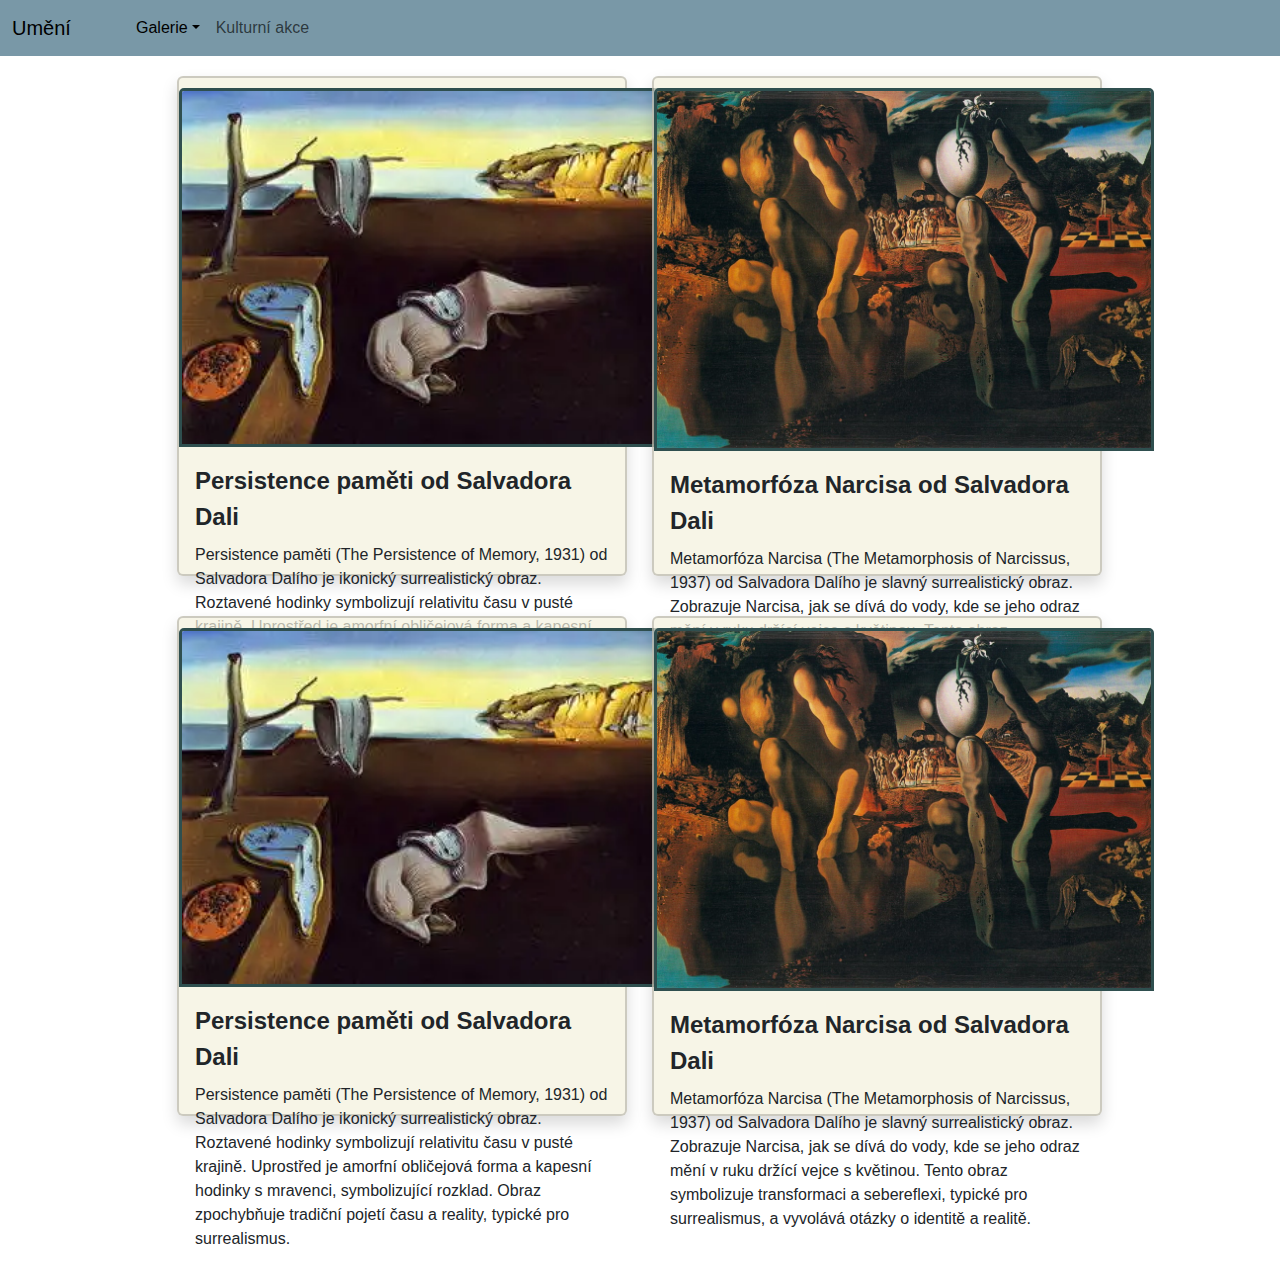
<file: sur.html>
<!DOCTYPE html>
<html lang="cs">

<head>
    <meta charset="UTF-8">
    <meta name="viewport" content="width=device-width, initial-scale=1.0">
    <link href="https://cdn.jsdelivr.net/npm/bootstrap@5.3.3/dist/css/bootstrap.min.css" rel="stylesheet"
        integrity="sha384-QWTKZyjpPEjISv5WaRU9OFeRpok6YctnYmDr5pNlyT2bRjXh0JMhjY6hW+ALEwIH" crossorigin="anonymous">
    <link rel="stylesheet" type="text/css" href="./style/style.css">
    <title>Umění</title>

</head>

<body>
    <nav class="navbar navbar-expand-lg">
        <div class="container-fluid d-flex justify-content-between align-items-center">
            <a class="navbar-brand" href="./index.html">Umění</a>
            <div class="collapse navbar-collapse">
                <ul class="navbar-nav">
                    <li class="navbar-item dropdown">
                        <a class="nav-link dropdown-toggle show" type="button" data-bs-toggle="dropdown">Galerie</a>
                        <ul class="dropdown-menu shadow-lg ">
                            <li><a class="dropdown-item" href="./sur.html">Surrealismus</a></li>
                            <li><a class="dropdown-item" href="">Kubismus</a></li>
                            <li><a class="dropdown-item" href="">Baroko</a></li>
                            <li><a class="dropdown-item" href="">Renesance</a></li>
                        </ul>
                    </li>
                    <li class="navbar-item">
                        <a class="nav-link" href="">Kulturní akce</a>
                    </li>
                </ul>
            </div>
        </div>
    </nav>


    <main>
        <div class="container">
            <div class="row justify-content-center">

                <div class="col-md-5">
                    <div class="card shadow border-2 border-secondary-emphasis">
                        <img class="card-img-top mx-auto" src="./img/persistence-pameti-salvador.webp"
                            alt="Umělecké dílo Persistence paměti od umělce Salvador Dalí">
                        <div class="card-body">
                            <div class="card-title fs-4 fw-semibold ">Persistence paměti od Salvadora Dali</div>
                            <div class="card-text ">Persistence paměti (The Persistence of Memory, 1931) od
                                Salvadora
                                Dalího je ikonický surrealistický obraz. Roztavené hodinky symbolizují relativitu
                                času v
                                pusté krajině. Uprostřed je amorfní obličejová forma a kapesní hodinky s mravenci,
                                symbolizující rozklad. Obraz zpochybňuje tradiční pojetí času a reality, typické pro
                                surrealismus.
                            </div>
                        </div>
                    </div>
                </div>


                <div class="col-md-5">
                    <div class="card shadow border-2 border-secondary-emphasis">
                        <img class="card-img-top mx-auto" src="./img/metamorphosis-salvador.jpg"
                            alt="Umělecké dílo Metamorfóza Narcisa od umělce Salvador Dalí">
                        <div class="card-body">
                            <div class="card-title fs-4 fw-semibold ">Metamorfóza Narcisa od Salvadora Dali</div>
                            <div class="card-text ">Metamorfóza Narcisa (The Metamorphosis of Narcissus, 1937) od
                                Salvadora Dalího je slavný surrealistický obraz. Zobrazuje Narcisa, jak se dívá do
                                vody,
                                kde se jeho odraz mění v ruku držící vejce s květinou. Tento obraz symbolizuje
                                transformaci a sebereflexi, typické pro surrealismus, a vyvolává otázky o identitě a
                                realitě.
                            </div>
                        </div>
                    </div>
                </div>

                <div class="col-md-5">
                    <div class="card shadow border-2 border-secondary-emphasis">
                        <img class="card-img-top mx-auto" src="./img/persistence-pameti-salvador.webp"
                            alt="Umělecké dílo Persistence paměti od umělce Salvador Dalí">
                        <div class="card-body">
                            <div class="card-title fs-4 fw-semibold ">Persistence paměti od Salvadora Dali</div>
                            <div class="card-text ">Persistence paměti (The Persistence of Memory, 1931) od
                                Salvadora
                                Dalího je ikonický surrealistický obraz. Roztavené hodinky symbolizují relativitu
                                času v
                                pusté krajině. Uprostřed je amorfní obličejová forma a kapesní hodinky s mravenci,
                                symbolizující rozklad. Obraz zpochybňuje tradiční pojetí času a reality, typické pro
                                surrealismus.
                            </div>
                        </div>
                    </div>
                </div>


                <div class="col-md-5">
                    <div class="card shadow border-2 border-secondary-emphasis">
                        <img class="card-img-top mx-auto" src="./img/metamorphosis-salvador.jpg"
                            alt="Umělecké dílo Metamorfóza Narcisa od umělce Salvador Dalí">
                        <div class="card-body">
                            <div class="card-title fs-4 fw-semibold ">Metamorfóza Narcisa od Salvadora Dali</div>
                            <div class="card-text ">Metamorfóza Narcisa (The Metamorphosis of Narcissus, 1937) od
                                Salvadora Dalího je slavný surrealistický obraz. Zobrazuje Narcisa, jak se dívá do
                                vody,
                                kde se jeho odraz mění v ruku držící vejce s květinou. Tento obraz symbolizuje
                                transformaci a sebereflexi, typické pro surrealismus, a vyvolává otázky o identitě a
                                realitě.
                            </div>
                        </div>
                    </div>
                </div>
            </div>

            
        </div>
    </main>



    <script src="https://cdn.jsdelivr.net/npm/bootstrap@5.3.3/dist/js/bootstrap.bundle.min.js"
        integrity="sha384-YvpcrYf0tY3lHB60NNkmXc5s9fDVZLESaAA55NDzOxhy9GkcIdslK1eN7N6jIeHz"
        crossorigin="anonymous"></script>
</body>

</html>
</file>
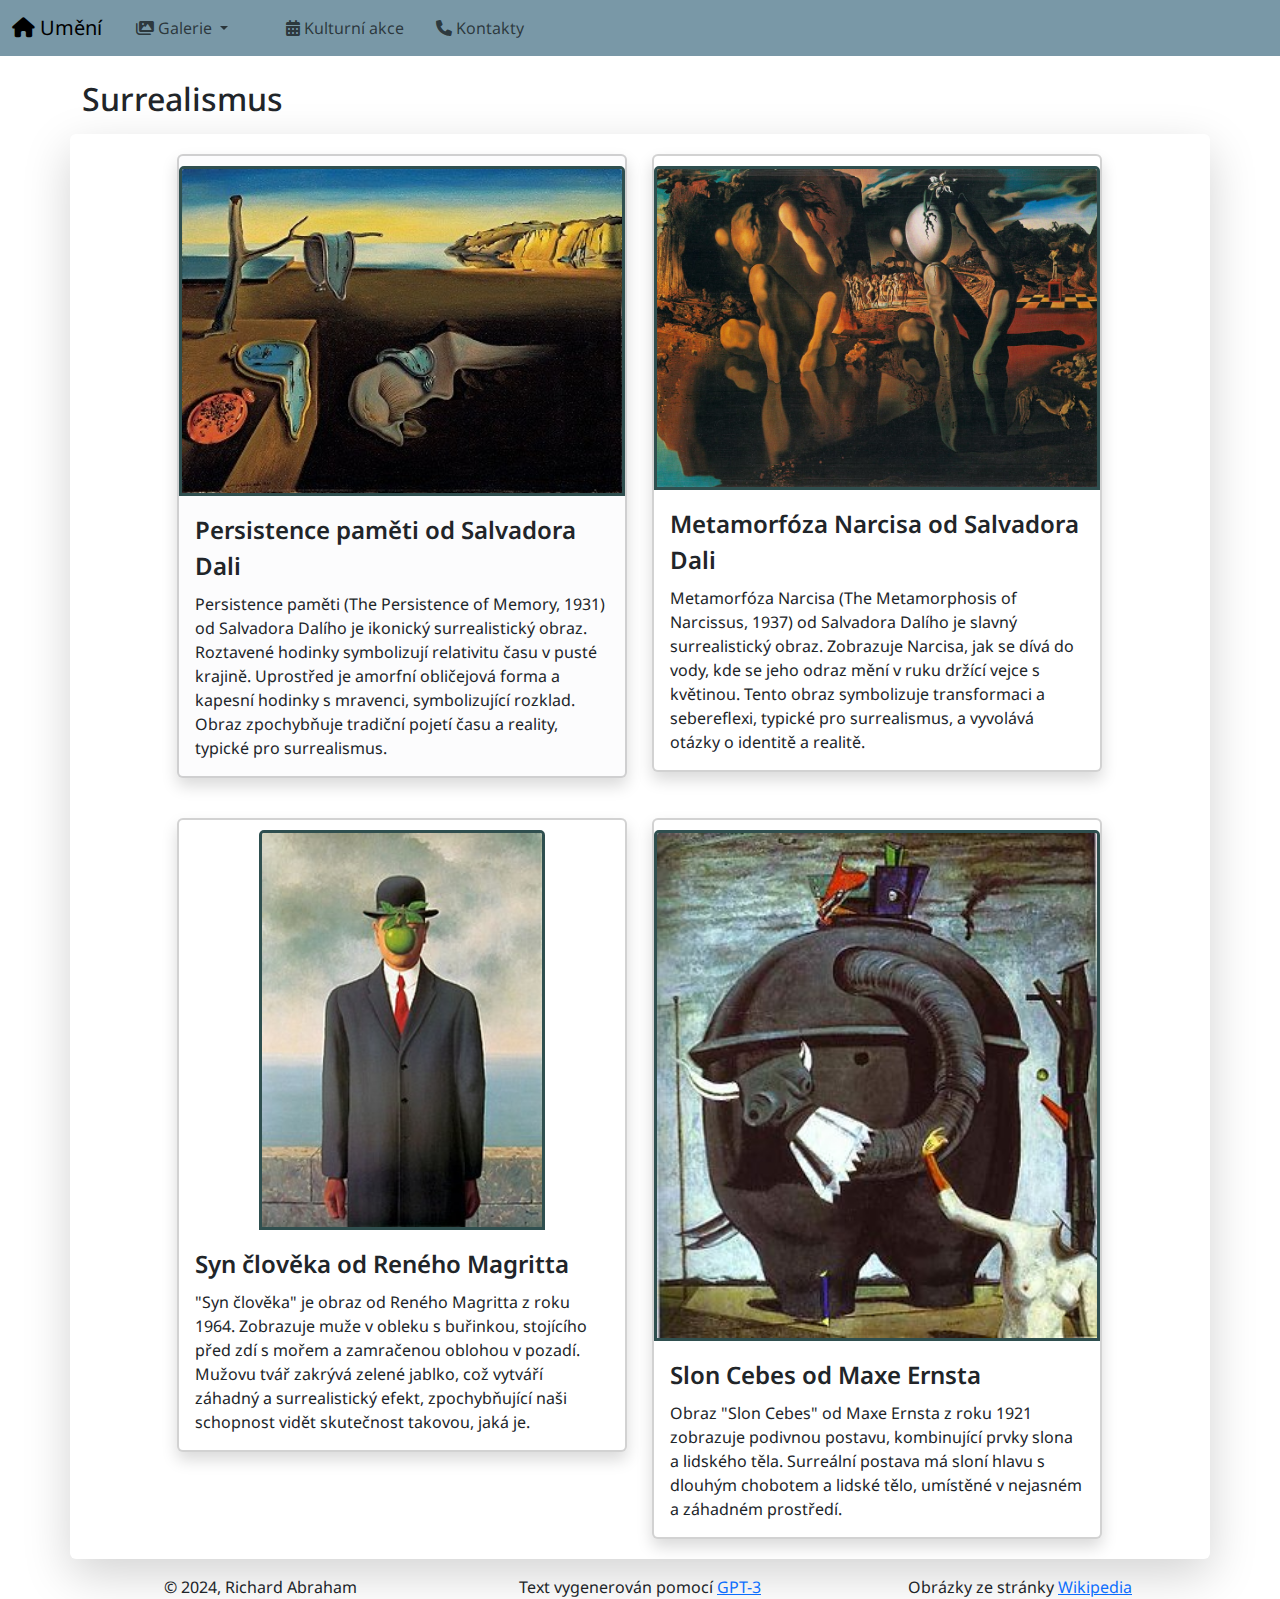
<file: surrealismus.html>
<!DOCTYPE html>
<html lang="cs">

<head>
    <meta charset="UTF-8">
    <meta name="viewport" content="width=device-width, initial-scale=1.0">
    <link rel="stylesheet" href="./style/normalize.css">
    <link rel="stylesheet" href="./style/style.css">
    <link href="https://cdn.jsdelivr.net/npm/bootstrap@5.3.3/dist/css/bootstrap.min.css" rel="stylesheet"
        integrity="sha384-QWTKZyjpPEjISv5WaRU9OFeRpok6YctnYmDr5pNlyT2bRjXh0JMhjY6hW+ALEwIH" crossorigin="anonymous">
    <link rel="preconnect" href="https://fonts.googleapis.com">
    <link rel="preconnect" href="https://fonts.gstatic.com" crossorigin>
    <link href="https://fonts.googleapis.com/css2?family=Noto+Sans:ital@0;1&display=swap" rel="stylesheet">
    <link rel="stylesheet" href="https://cdnjs.cloudflare.com/ajax/libs/font-awesome/6.0.0-beta3/css/all.min.css">
    <title>Surrealismus</title>

</head>

<body>
    <nav class="navbar navbar-expand-lg">
        <div class="container-fluid">
            <a class="navbar-brand" href="./index.html">
                <i class="fas fa-home"></i> Umění</a>
            <button class="navbar-toggler" type="button" data-bs-toggle="collapse" data-bs-target="#navbarNavAltMarkup"
                aria-controls="navbarNavAltMarkup" aria-expanded="false" aria-label="Toggle navigation">
                <span class="navbar-toggler-icon"></span>
            </button>
            <div class="collapse navbar-collapse" id="navbarNavAltMarkup">
                <ul class="navbar-nav">
                    <li class="nav-item dropdown">
                        <a class="nav-link dropdown-toggle" href="#" role="button" data-bs-toggle="dropdown"
                            aria-expanded="false"><i class="fas fa-images"></i>
                            Galerie
                        </a>
                        <ul class="dropdown-menu">
                            <li><a class="dropdown-item" href="./surrealismus.html">Surrealismus</a></li>
                            <li><a class="dropdown-item" href="./kubismus.html">Kubismus</a></li>
                            <li><a class="dropdown-item" href="./baroko.html">Baroko</a></li>
                            <li><a class="dropdown-item" href="./renesance.html">Renesance</a></li>
                        </ul>
                    </li>
                    <li class="nav-item">
                        <a class="nav-link" href="./kultura.html">
                            <i class="fa-solid fa-calendar-days"></i> Kulturní akce</a>
                    </li>
                    <li class="nav-item">
                        <a class="nav-link" href="./kontakty.html">
                            <i class="fas fa-phone"></i> Kontakty
                        </a>
                    </li>
                </ul>
            </div>
        </div>
    </nav>

    <header>
        <div class="container">
            <h1 class="fs-2 mt-4">Surrealismus</h1>
        </div>
    </header>

    <main>
        <div class="container bg-white shadow-lg my-3 rounded">
            <div class="row justify-content-center">
                <div class="col-md-5">
                    <div class="card custom-card shadow border-2 border-secondary-emphasis bg-light-subtle">
                        <img class="card-img-top mx-auto" src="./img/persistence-pameti-salvador.jpg"
                            alt="Umělecké dílo Persistence paměti od umělce Salvador Dalí">
                        <div class="card-body">
                            <div class="card-title fs-4 fw-semibold ">Persistence paměti od Salvadora Dali</div>
                            <div class="card-text ">Persistence paměti (The Persistence of Memory, 1931) od
                                Salvadora
                                Dalího je ikonický surrealistický obraz. Roztavené hodinky symbolizují relativitu
                                času v
                                pusté krajině. Uprostřed je amorfní obličejová forma a kapesní hodinky s mravenci,
                                symbolizující rozklad. Obraz zpochybňuje tradiční pojetí času a reality, typické pro
                                surrealismus.
                            </div>
                        </div>
                    </div>
                </div>


                <div class="col-md-5">
                    <div class="card shadow border-2 border-secondary-emphasis">
                        <img class="card-img-top mx-auto" src="./img/metamorphosis-salvador.jpg"
                            alt="Umělecké dílo Metamorfóza Narcisa od umělce Salvador Dalí">
                        <div class="card-body">
                            <div class="card-title fs-4 fw-semibold ">Metamorfóza Narcisa od Salvadora Dali</div>
                            <div class="card-text ">Metamorfóza Narcisa (The Metamorphosis of Narcissus, 1937) od
                                Salvadora Dalího je slavný surrealistický obraz. Zobrazuje Narcisa, jak se dívá do
                                vody,
                                kde se jeho odraz mění v ruku držící vejce s květinou. Tento obraz symbolizuje
                                transformaci a sebereflexi, typické pro surrealismus, a vyvolává otázky o identitě a
                                realitě.
                            </div>
                        </div>
                    </div>
                </div>

                <div class="col-md-5">
                    <div class="card shadow border-2 border-secondary-emphasis">
                        <img class="card-img-top mx-auto" src="./img/syn-cloveka-rene.jpg"
                            alt="Umělecké dílo Syn člověka od Reného Magritta" style="height: 400px; width: auto;">
                        <div class="card-body">
                            <div class="card-title fs-4 fw-semibold ">Syn člověka od Reného Magritta</div>
                            <div class="card-text ">
                                "Syn člověka" je obraz od Reného Magritta z roku 1964. Zobrazuje muže v obleku s
                                buřinkou, stojícího před zdí s mořem a zamračenou oblohou v pozadí. Mužovu tvář zakrývá
                                zelené jablko, což vytváří záhadný a surrealistický efekt, zpochybňující naši schopnost
                                vidět skutečnost takovou, jaká je.
                            </div>
                        </div>
                    </div>
                </div>


                <div class="col-md-5">
                    <div class="card shadow border-2 border-secondary-emphasis">
                        <img class="card-img-top mx-auto" src="./img/slon-max.jpg"
                            alt="Umělecké dílo Slon Cebes od Maxe Ernsta">
                        <div class="card-body">
                            <div class="card-title fs-4 fw-semibold ">Slon Cebes od Maxe Ernsta</div>
                            <div class="card-text ">Obraz "Slon Cebes" od Maxe Ernsta z roku 1921 zobrazuje podivnou
                                postavu, kombinující prvky slona a lidského těla. Surreální postava má sloní hlavu s
                                dlouhým chobotem a lidské tělo, umístěné v nejasném a záhadném prostředí.
                            </div>
                        </div>
                    </div>
                </div>
            </div>


        </div>
    </main>

    <footer>
        <div class="container">
            <div class="row">
                <div class="col-4 text-center">© 2024, Richard Abraham</div>
                <div class="col-4 text-center">Text vygenerován pomocí <a
                        href="https://platform.openai.com/playground">GPT-3</a></div>
                <div class="col-4 text-center">Obrázky ze stránky <a href="https://cs.wikipedia.org/wiki/">Wikipedia</a>
                </div>
            </div>
        </div>
    </footer>



    <script src="https://cdn.jsdelivr.net/npm/bootstrap@5.3.3/dist/js/bootstrap.bundle.min.js"
        integrity="sha384-YvpcrYf0tY3lHB60NNkmXc5s9fDVZLESaAA55NDzOxhy9GkcIdslK1eN7N6jIeHz"
        crossorigin="anonymous"></script>
</body>

</html>
</file>
<file: style/style.css>
.container {
    font-family: "Noto Sans", sans-serif;
}

.navbar {
    background-color: #7998A7;
    font-family: "Noto Sans", sans-serif;
    height: 100%;
    z-index: 1000;
}

.dropdown-menu {
    background-color: #C2D1DC;
}

.dropdown-menu .dropdown-item:hover {
    background-color: #A7B5C4;
    color: #000;
}

.dropdown-menu .dropdown-item:visited {
    background-color: #A7B5C4;
    color: #000;
}

.card {
    width: 500px;
    height: 550px;
    margin-bottom: 20px;
    margin-top: 20px;
    background-color: #f4f1deb7;
}

.card-img-top {
    margin-top: 10px;
    margin-left: 20px;
    margin-right: 20px;
    border: 3px #2F4F4F solid;
    height: auto;
    width: 500px;
}

#carousel {
    width: 900px;
    border: 4px black solid;
    border-radius: 5px;
    padding: 2px;
}

.carousel-inner img {
    height: 500px;
    width: auto;
}


.carousel-text {
    background-color: white;
    color: #000;
    border-radius: 10px;
}

.text-start {
    padding-top: 50px;
}

.navbar-brand {
    height: 40px;
    width: 100px;
}

.nav-item {
    height: 40px;
    width: 150px;
}

.nav-item:hover {
    font-size: 18px;
}

.navbar-brand:hover {
    font-size: 22px;
}

@media only screen and (max-width: 576px) {
    #carousel {
        width: 350px;
    }
    
    .carousel-inner img {
        height: 250px;
        width: auto;
    }
    
}

@media only screen and (max-width: 768px) {
    .card {
        width: 350px;
        height: 400px;
        margin: 0 auto;
        margin-bottom: 20px;
    }

    footer .col-4 {
        align-items: center;
        margin: 0 auto; 
    }

    .carousel-text {
        font-size: 15px;
    }

    #carousel {
        width: 600px;
    }
    
    .carousel-inner img {
        height: 350px;
        width: auto;
    }
    
}

@media only screen and (max-width: 1400px) {
    .card {
        width: 450px;
        height: 500px;
    }

    footer .col-4 {
        align-items: center;
        margin: 0 auto; 
    }
}

@media only screen and (max-width: 1200px) {
    .card {
        width: 400px;
        height: 450px;
    }

    .row {
        gap: 30px;
    }

    footer .col-4 {
        align-items: center;
        margin: 0 auto; 
    }
}

@media only screen and (max-width: 992px) {
    .card {
        width: 300px;
        height: 400px;
    }

    footer .col-4 {
        align-items: center;
        margin: 0 auto; 
    }
}
</file>
